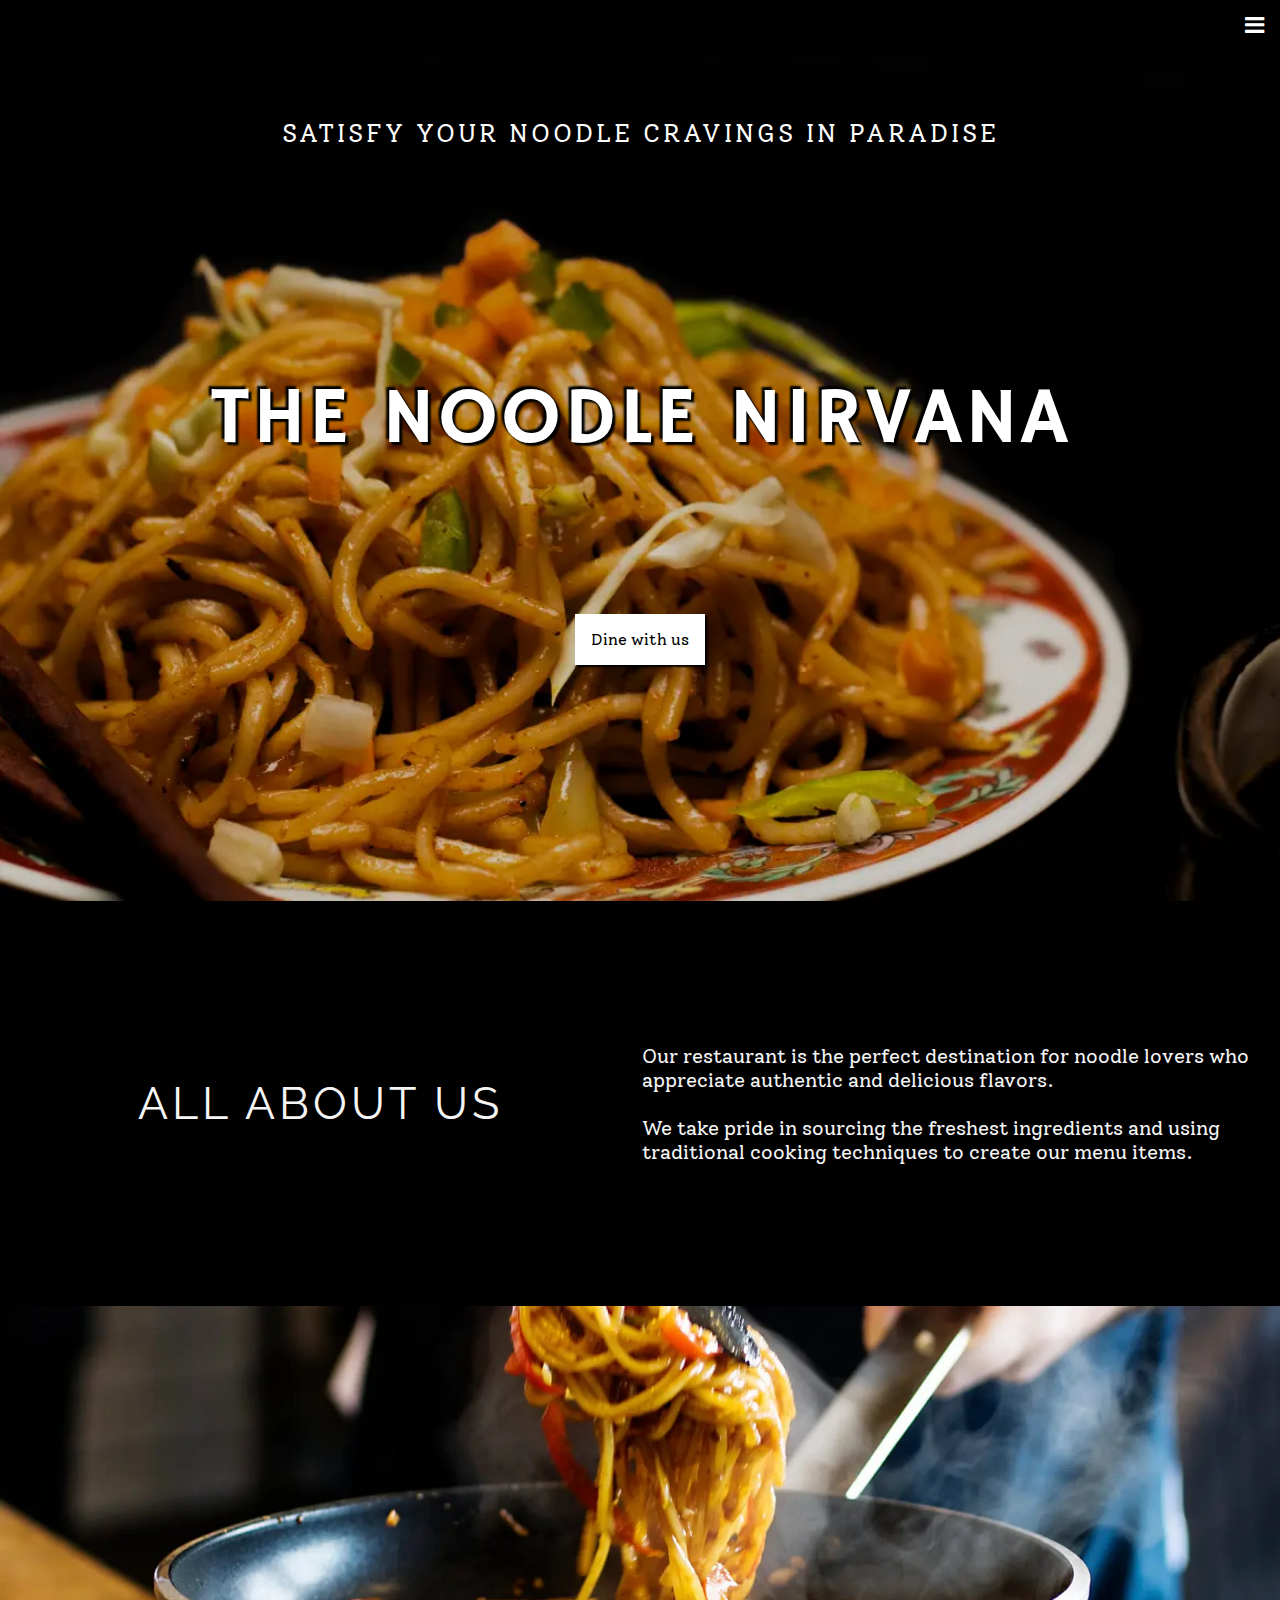
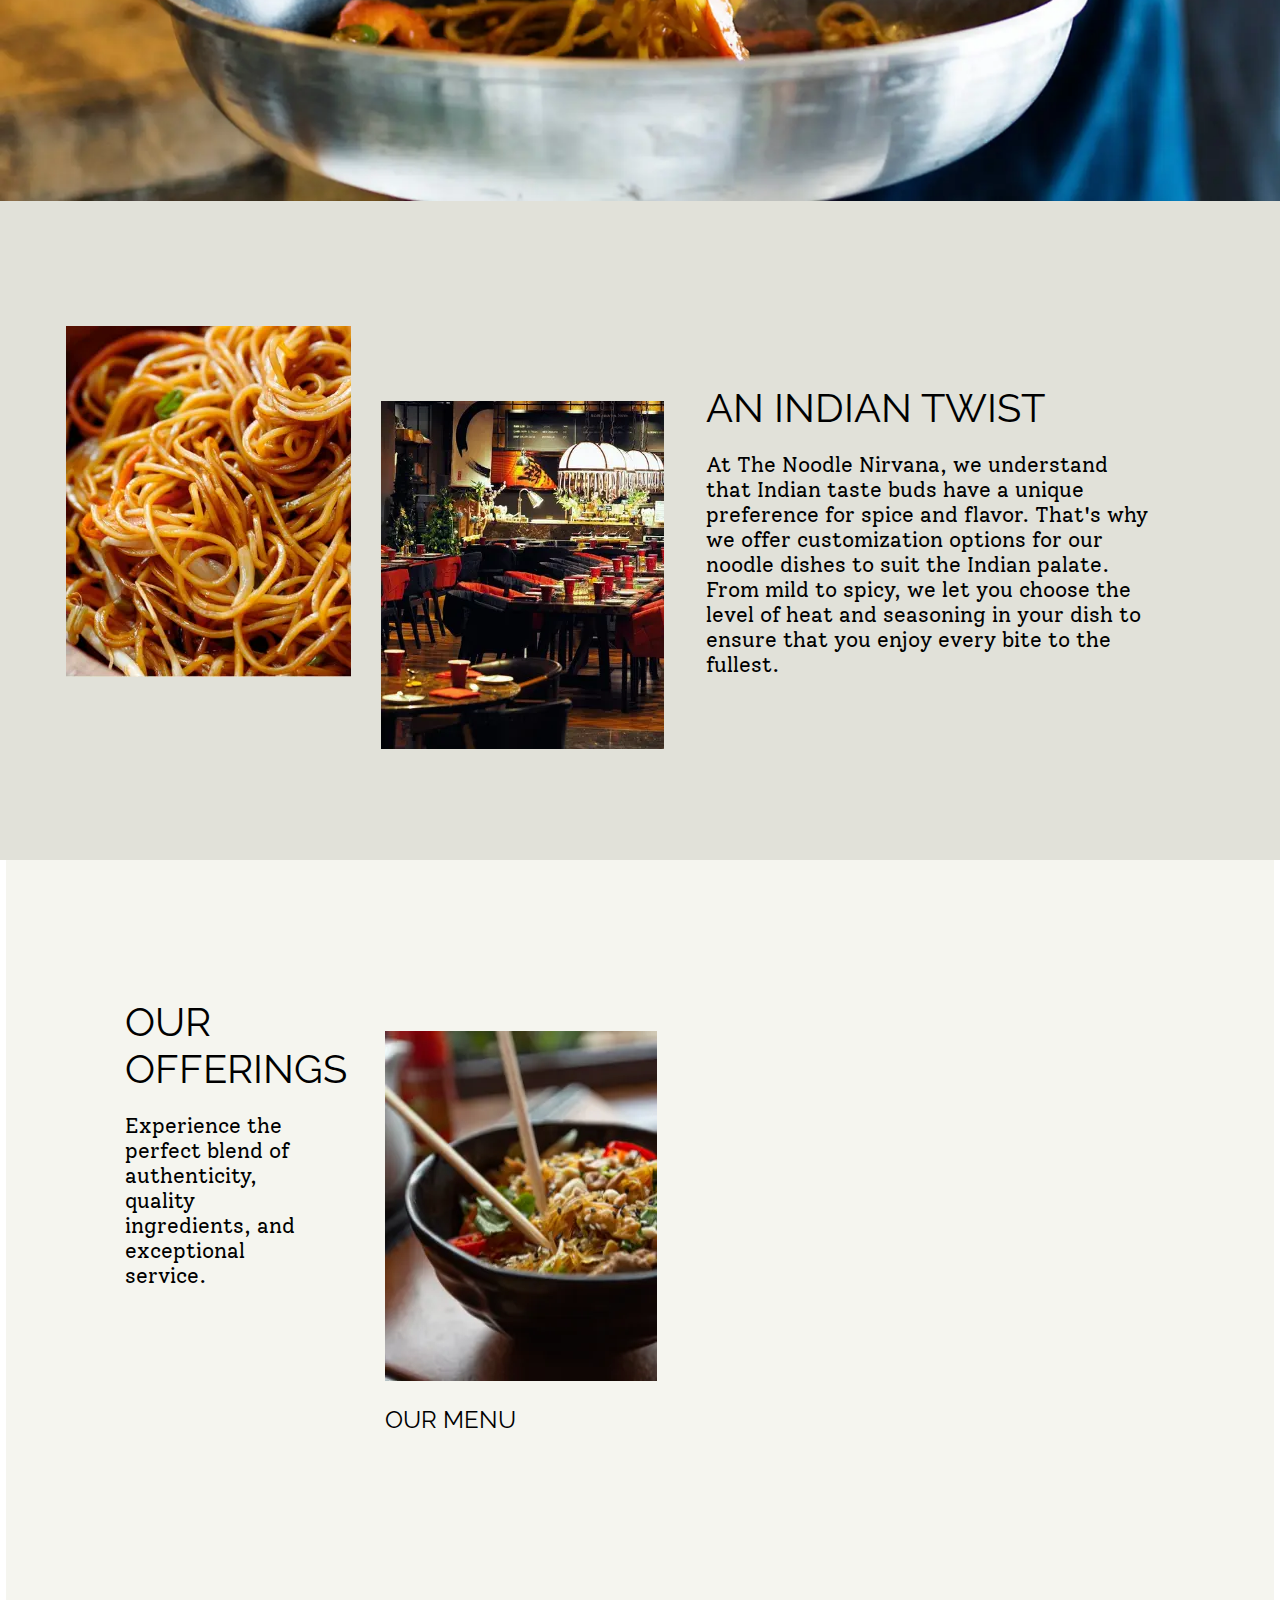
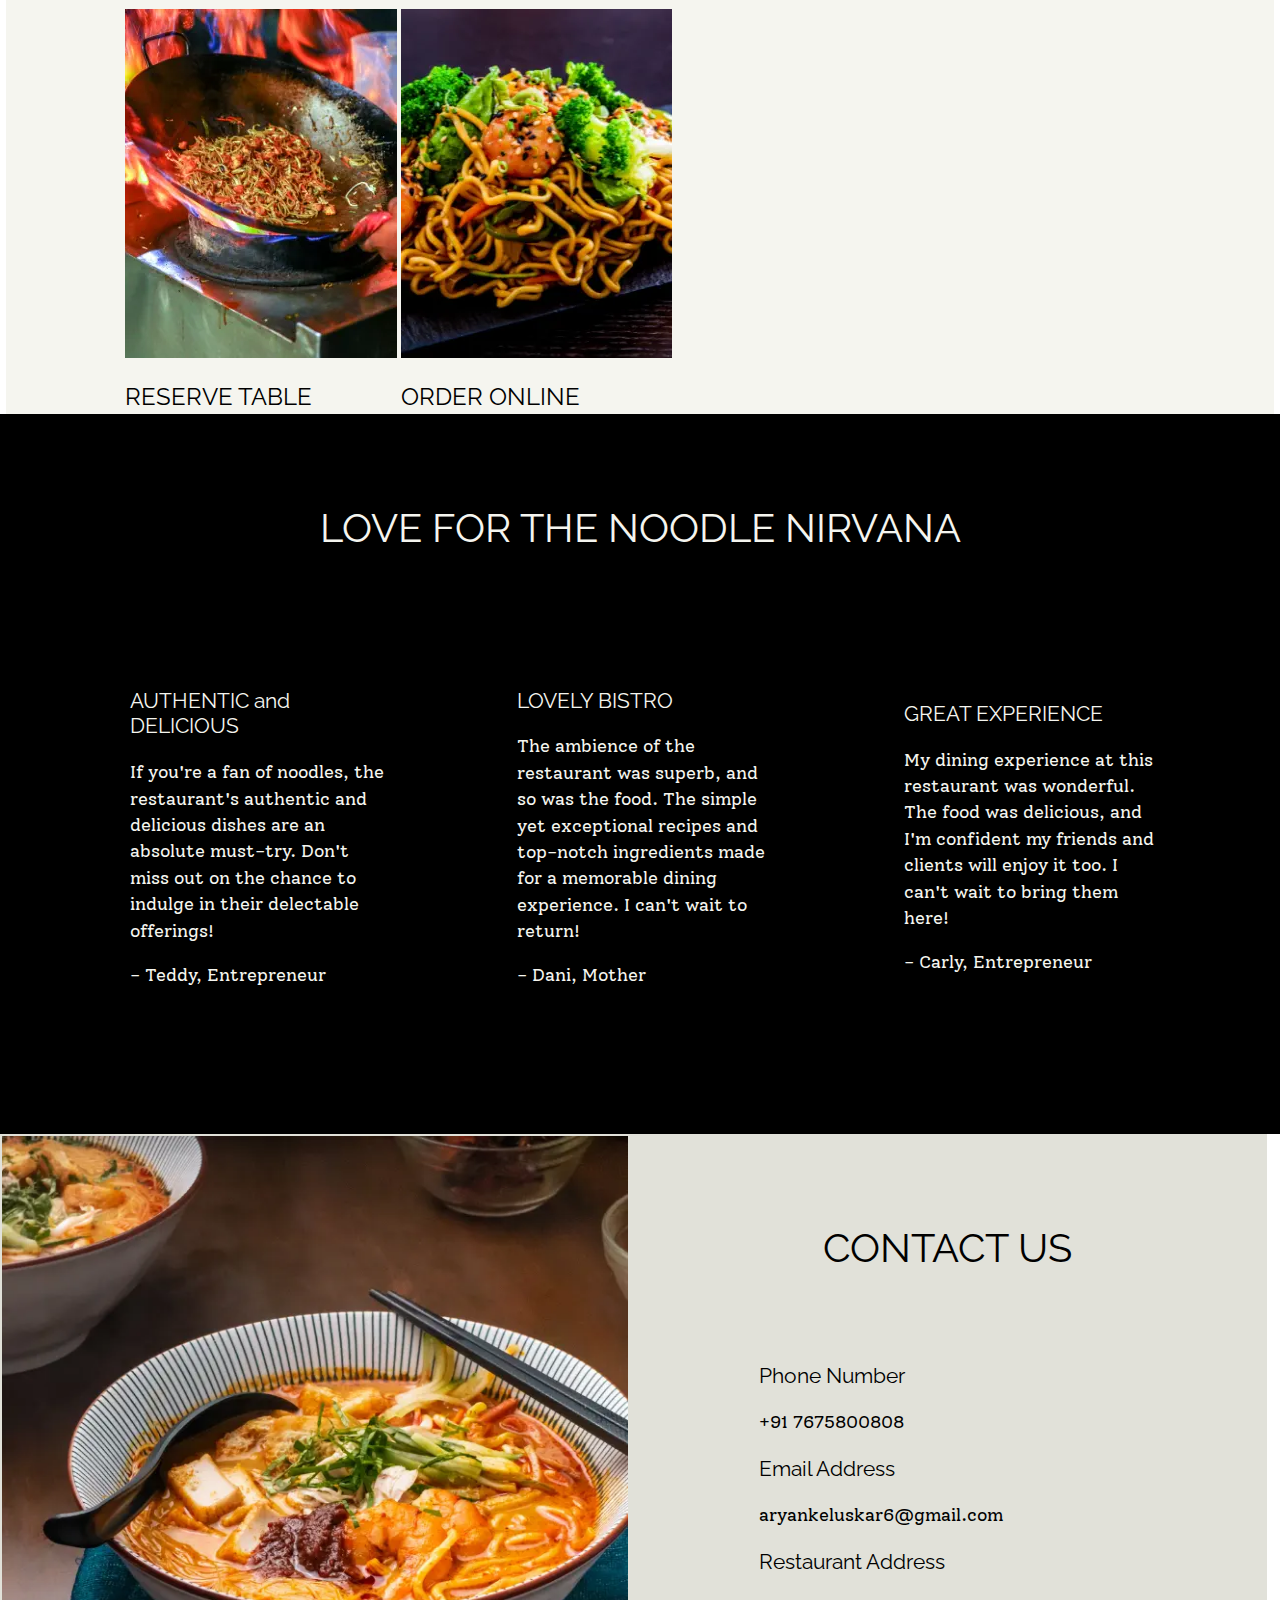
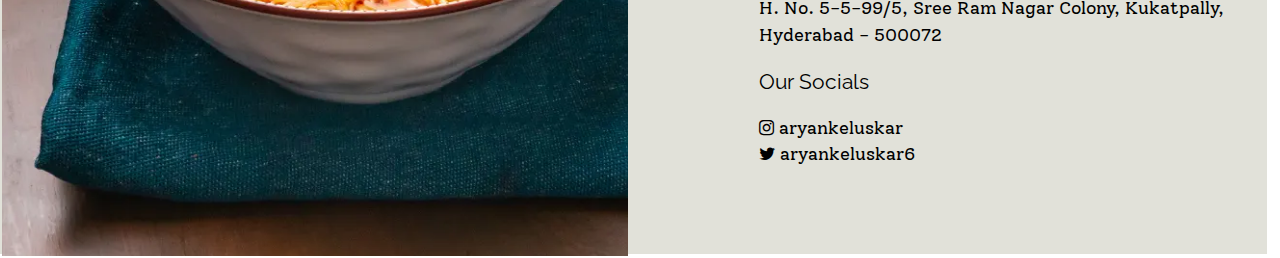
<file: index.html>
<html lang="en">

<head>
    <meta charset="UTF-8">
    <meta http-equiv="X-UA-Compatible" content="IE=edge">
    <meta name="viewport" content="width=device-width, initial-scale=1.0">
    <title>The Noodle Nirvana | Home</title>
    <link rel="manifest" href="manifest.json">
    <link rel="stylesheet" href="https://cdnjs.cloudflare.com/ajax/libs/font-awesome/4.7.0/css/font-awesome.min.css">
    <!-- <link rel="stylesheet" href="home.css"> -->
</head>

<body>
    <div class="topnav">
        <!-- using a empty character to set the height -->
        <a href="#home" class="active">‎ </a>
        <div id="myLinks">
            <a href="#second">About Us</a>
            <a href="#fourth">Your Options</a>
            <a href="#sixth">Contact Us</a>
        </div>
        <a href="javascript:void(0);" class="icon" onclick="myFunction()">
            <i class="fa fa-bars"></i>
        </a>
    </div>


    <div id="first">
        <p id="tagline">SATISFY YOUR NOODLE CRAVINGS IN PARADISE</p>
        <p id="name">THE NOODLE NIRVANA</p>
        <div id="dwu">
            <a id="dinWidUs" href="#fourth">Dine with us </a>
        </div>
    </div>


    <div id="second">
        <table id="tableTop">
            <tr>
                <td class="secondTd">
                    <p id="secondHeading">
                        ALL ABOUT US
                    </p>
                </td>
                <td class="secondTd">
                    <p id="secondDescr">
                        Our restaurant is the perfect destination for noodle lovers who appreciate authentic and
                        delicious
                        flavors. <br> <br>
                        We take pride in sourcing the freshest ingredients and using traditional cooking techniques to
                        create our menu items.
                    </p>
                </td>
            </tr>
        </table>
        <div id="secondLower">
        </div>
    </div>


    <div id="third">
        <table id="tableThird">
            <tr>
                <td id="leftThirdTd">
                    <img src="./thirdBG1.webp" class="thirdPhoto" id="p31" alt="" srcset="">
                    <img src="./thirdBG2.webp" class="thirdPhoto" id="p32" alt="" srcset="">
                </td>
                <td id="rightThirdTd">
                    <p id="thirdHeading">
                        AN INDIAN TWIST
                    </p>
                    <p id="thirdDescr">
                        At The Noodle Nirvana, we understand that Indian taste buds have a unique preference for spice
                        and flavor. That's why we offer customization options for our noodle dishes to suit the Indian
                        palate. From mild to spicy, we let you choose the level of heat and seasoning in your dish to
                        ensure that you enjoy every bite to the fullest.
                    </p>
                </td>
            </tr>
        </table>
    </div>


    <div id="fourthcontainer">
        <div id="fourth">
            <div id="fourth12">
                <table id="t412">
                    <tr>
                        <td class="fourthTd">
                            <p id="p41head">
                                OUR <br> OFFERINGS
                            </p>
                            <p id="p41body">
                                Experience the perfect blend of authenticity, quality ingredients, and exceptional
                                service.
                            </p>
                        </td>
                        <td class="fourthTd" id="td42">
                            <a href="./menu.html">
                                <img class="img4" src="./bg42.webp" alt="" srcset="">
                                <p id="p42">
                                    OUR MENU
                                </p>
                            </a>
                        </td>
                    </tr>
                </table>
            </div>
            <div id="fourth34">
                <div id="fourth34">
                    <table id="t434">
                        <tr>
                            <td class="fourthTd">
                                <a href="">
                                    <img class="img4" src="./bg43.webp" alt="" srcset="">
                                    <p id="p43">
                                        RESERVE TABLE
                                    </p>
                                </a>
                            </td>
                            <td class="fourthTd">
                                <a href="">
                                    <img class="img4" src="./bg44.webp" alt="" srcset="">
                                    <p id="p44">
                                        ORDER ONLINE
                                    </p>
                                </a>
                            </td>
                        </tr>
                    </table>
                </div>
            </div>
        </div>
    </div>


    <div id="fifth">
        <p id="p5head">
            LOVE FOR THE NOODLE NIRVANA
        </p>
        <div id="reviewContainer">
            <table>
                <tr>
                    <td class="review" id="d51">
                        <!-- <i class="fa fa-quote-left" aria-hidden="true"></i> -->
                        <p class="reviewTitle">AUTHENTIC and DELICIOUS</p>
                        <p class="reviewBody">If you're a fan of noodles, the restaurant's authentic and delicious
                            dishes are an absolute must-try. Don't miss out on the chance to indulge in their delectable
                            offerings!</p>
                        <p class="reviewWriter">- Teddy, Entrepreneur</p>
                        </p>
                    </td>
                    <td class="review" id="d52">
                        <!-- <i class="fa fa-quote-left" aria-hidden="true"></i> -->
                        <p class="reviewTitle">LOVELY BISTRO</p>
                        <p class="reviewBody">The ambience of the restaurant was superb, and so was the food. The simple
                            yet exceptional recipes and top-notch ingredients made for a memorable dining experience. I
                            can't wait to return!</p>
                        <p class="reviewWriter">- Dani, Mother</p>
                        </p>
                    </td>
                    <td class="review" id="d53">
                        <!-- <i class="fa fa-quote-left" aria-hidden="true"></i> -->
                        <p class="reviewTitle">GREAT EXPERIENCE</p>
                        <p class="reviewBody">My dining experience at this restaurant was wonderful. The food was
                            delicious, and I'm confident my friends and clients will enjoy it too. I can't wait to bring
                            them here!</p>
                        <p class="reviewWriter">- Carly, Entrepreneur</p>
                        </p>
                    </td>
                </tr>
            </table>
        </div>
    </div>


    <div id="sixth">
        <table id="tableSixth">
            <tr>
                <td id="leftSixthTd">

                </td>
                <td id="rightSixthTd">
                    <p id="SixthHeading">
                        CONTACT US
                    </p>
                    <div id="contactInfo">
                        <p id="phoneTitle">
                            Phone Number
                        </p>
                        <p id="phoneBody">
                            <a href="tel:+917675800808">
                                +91 7675800808
                            </a>
                        </p>
                        <p id="emailTitle">
                            Email Address
                        </p>
                        <p id="emailBody">
                            <a id="emailAdd" href="mailto:aryankeluskar6@gmail.com">aryankeluskar6@gmail.com</a>
                        </p>
                        <p id="addTitle">
                            Restaurant Address
                        </p>
                        <p id="addBody">
                            H. No. 5-5-99/5, Sree Ram Nagar Colony, Kukatpally, Hyderabad - 500072
                        </p>
                        <p id="socialTitle">
                            Our Socials
                        </p>
                        <p id="socialBody">
                            <a href="https://www.instagram.com/aryankeluskar/">
                                <i class="fa fa-instagram" aria-hidden="true"></i>
                                aryankeluskar
                            </a>
                            <br>
                            <a href="https://twitter.com/aryankeluskar6">
                                <i class="fa fa-twitter" aria-hidden="true"></i>
                                aryankeluskar6
                            </a>
                        </p>
                    </div>
                </td>
            </tr>
        </table>
    </div>
</body>
<script src="./home.js"></script>

</html>
</file>
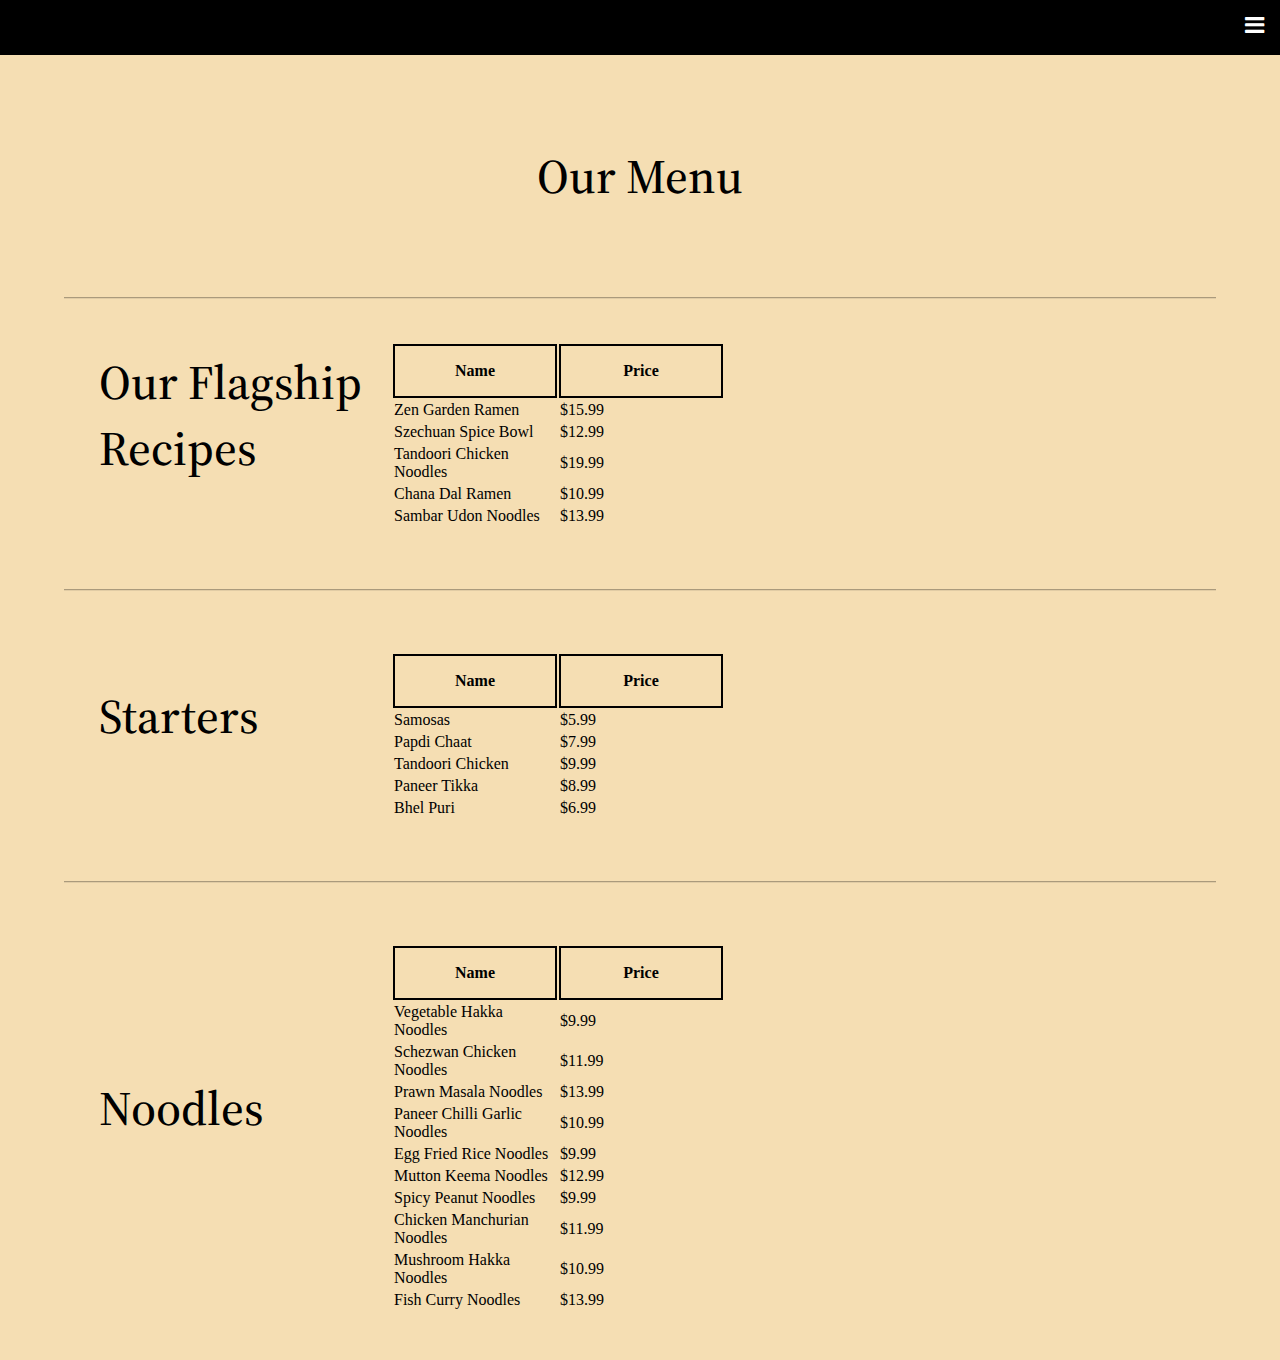
<file: menu (copy).html>
<html lang="en">

<head>
    <meta charset="UTF-8">
    <meta http-equiv="X-UA-Compatible" content="IE=edge">
    <link rel="stylesheet" href="https://cdnjs.cloudflare.com/ajax/libs/font-awesome/4.7.0/css/font-awesome.min.css">
    <link href="https://fonts.googleapis.com/css2?family=Source+Serif+Pro:ital@1&display=swap" rel="stylesheet">
    <link rel="stylesheet" href="menu.css">
    <meta name="viewport" content="width=device-width, initial-scale=1.0">
    <title>The Noodle Nirvana | Menu</title>
</head>

<body>
    <div class="topnav">
        <!-- using a empty character to set the height -->
        <a href="#home" class="active">‎ </a>
        <div id="myLinks">
            <a href="./index.html">Visit Home</a>
            <a href="./index.html#second">About Us</a>
            <a href="./index.html#fourth">Your Options</a>
            <a href="./index.html#sixth">Contact Us</a>
        </div>
        <a href="javascript:void(0);" class="icon" onclick="myFunction()">
            <i class="fa fa-bars"></i>
        </a>
    </div>


    <div id="heading">
        <h2 id="top" style="font-size: 3em;">Our Menu</h2>
    </div>


    <hr>

    <table class="outerContainer">
        <tr>
            <td class="itemType">
                <h2 id="left" style="font-size: 3em;">Our Flagship <br> Recipes</h2>
            </td>
            <td>
                <table>
                    <tr>
                        <th class="items">
                            Name
                        </th>
                        <th class="items">Price</th>
                    </tr>
                    <tr>
                        <td class="itemName">
                            Zen Garden Ramen 
                        </td>
                        <td class="itemPrice">
                            $15.99
                        </td>
                    </tr>
                    <tr>
                        <td class="itemName">
                            Szechuan Spice Bowl
                        </td>
                        <td class="itemPrice">
                            $12.99
                        </td>
                    </tr>
                    <tr>
                        <td class="itemName">
                            Tandoori Chicken Noodles
                        </td>
                        <td class="itemPrice">
                            $19.99
                        </td>
                    </tr>
                    <tr>
                        <td class="itemName">
                            Chana Dal Ramen 
                        </td>
                        <td class="itemPrice">
                            $10.99
                        </td>
                    </tr>
                    <tr>
                        <td class="itemName">
                            Sambar Udon Noodles 
                        </td>
                        <td class="itemPrice">
                            $13.99
                        </td>
                    </tr>
                </table>
            </td>
        </tr>
    </table>
    <br>
    <hr>
    <br>

    <table class="outerContainer" >
        <tr>
            <td class="itemType">
                <h2 id="left" style="font-size: 3em;">Starters</h2>
            </td>
            <td>
                <table>
                    <tr>
                        <th class="items">
                            Name
                        </th>
                        <th class="items">Price</th>
                    </tr>
                    <tr>
                        <td class="itemName">
                            Samosas
                        </td>
                        <td class="itemPrice">
                            $5.99
                        </td>
                    </tr>
                    <tr>
                        <td class="itemName">
                            Papdi Chaat
                        </td>
                        <td class="itemPrice">
                            $7.99
                        </td>
                    </tr>
                    <tr>
                        <td class="itemName">
                            Tandoori Chicken
                        </td>
                        <td class="itemPrice">
                            $9.99
                        </td>
                    </tr>
                    <tr>
                        <td class="itemName">
                            Paneer Tikka
                        </td>
                        <td class="itemPrice">
                            $8.99
                        </td>
                    </tr>
                    <tr>
                        <td class="itemName">
                            Bhel Puri
                        </td>
                        <td class="itemPrice">
                            $6.99
                        </td>
                    </tr>
                </table>
            </td>
        </tr>
    </table>
    <br>
    <hr>
    <br>
    <table class="outerContainer">
        <tr>
            <td class="itemType">
                <h2 id="left" style="font-size: 3em;">Noodles</h2>
            </td>
            <td>
                <table>
                    <tr>
                        <th class="items">
                            Name
                        </th>
                        <th class="items">Price</th>
                    </tr>
                    <tr>
                        <td class="itemName">
                            Vegetable Hakka Noodles
                        </td>
                        <td class="itemPrice">
                            $9.99
                        </td>
                    </tr>
                    <tr>
                        <td class="itemName">
                            Schezwan Chicken Noodles
                        </td>
                        <td class="itemPrice">
                            $11.99
                        </td>
                    </tr>
                    <tr>
                        <td class="itemName">
                            Prawn Masala Noodles
                        </td>
                        <td class="itemPrice">
                            $13.99
                        </td>
                    </tr>
                    <tr>
                        <td class="itemName">
                            Paneer Chilli Garlic Noodles
                        </td>
                        <td class="itemPrice">
                            $10.99
                        </td>
                    </tr>
                    <tr>
                        <td class="itemName">
                            Egg Fried Rice Noodles
                        </td>
                        <td class="itemPrice">
                            $9.99
                        </td>
                    </tr>
                    <tr>
                        <td class="itemName">
                            Mutton Keema Noodles
                        </td>
                        <td class="itemPrice">
                            $12.99
                        </td>
                    </tr>
                    <tr>
                        <td class="itemName">
                            Spicy Peanut Noodles
                        </td>
                        <td class="itemPrice">
                            $9.99
                        </td>
                    </tr>
                    <tr>
                        <td class="itemName">
                            Chicken Manchurian Noodles
                        </td>
                        <td class="itemPrice">
                            $11.99
                        </td>
                    </tr>
                    <tr>
                        <td class="itemName">
                            Mushroom Hakka Noodles
                        </td>
                        <td class="itemPrice">
                            $10.99
                        </td>
                    </tr>
                    <tr>
                        <td class="itemName">
                            Fish Curry Noodles
                        </td>
                        <td class="itemPrice">
                            $13.99
                        </td>
                    </tr>
                </table>
            </td>
        </tr>
    </table>
    <div id="foot">
        
    </div>
</body>
<script src="./home.js"></script>
</html>
</file>
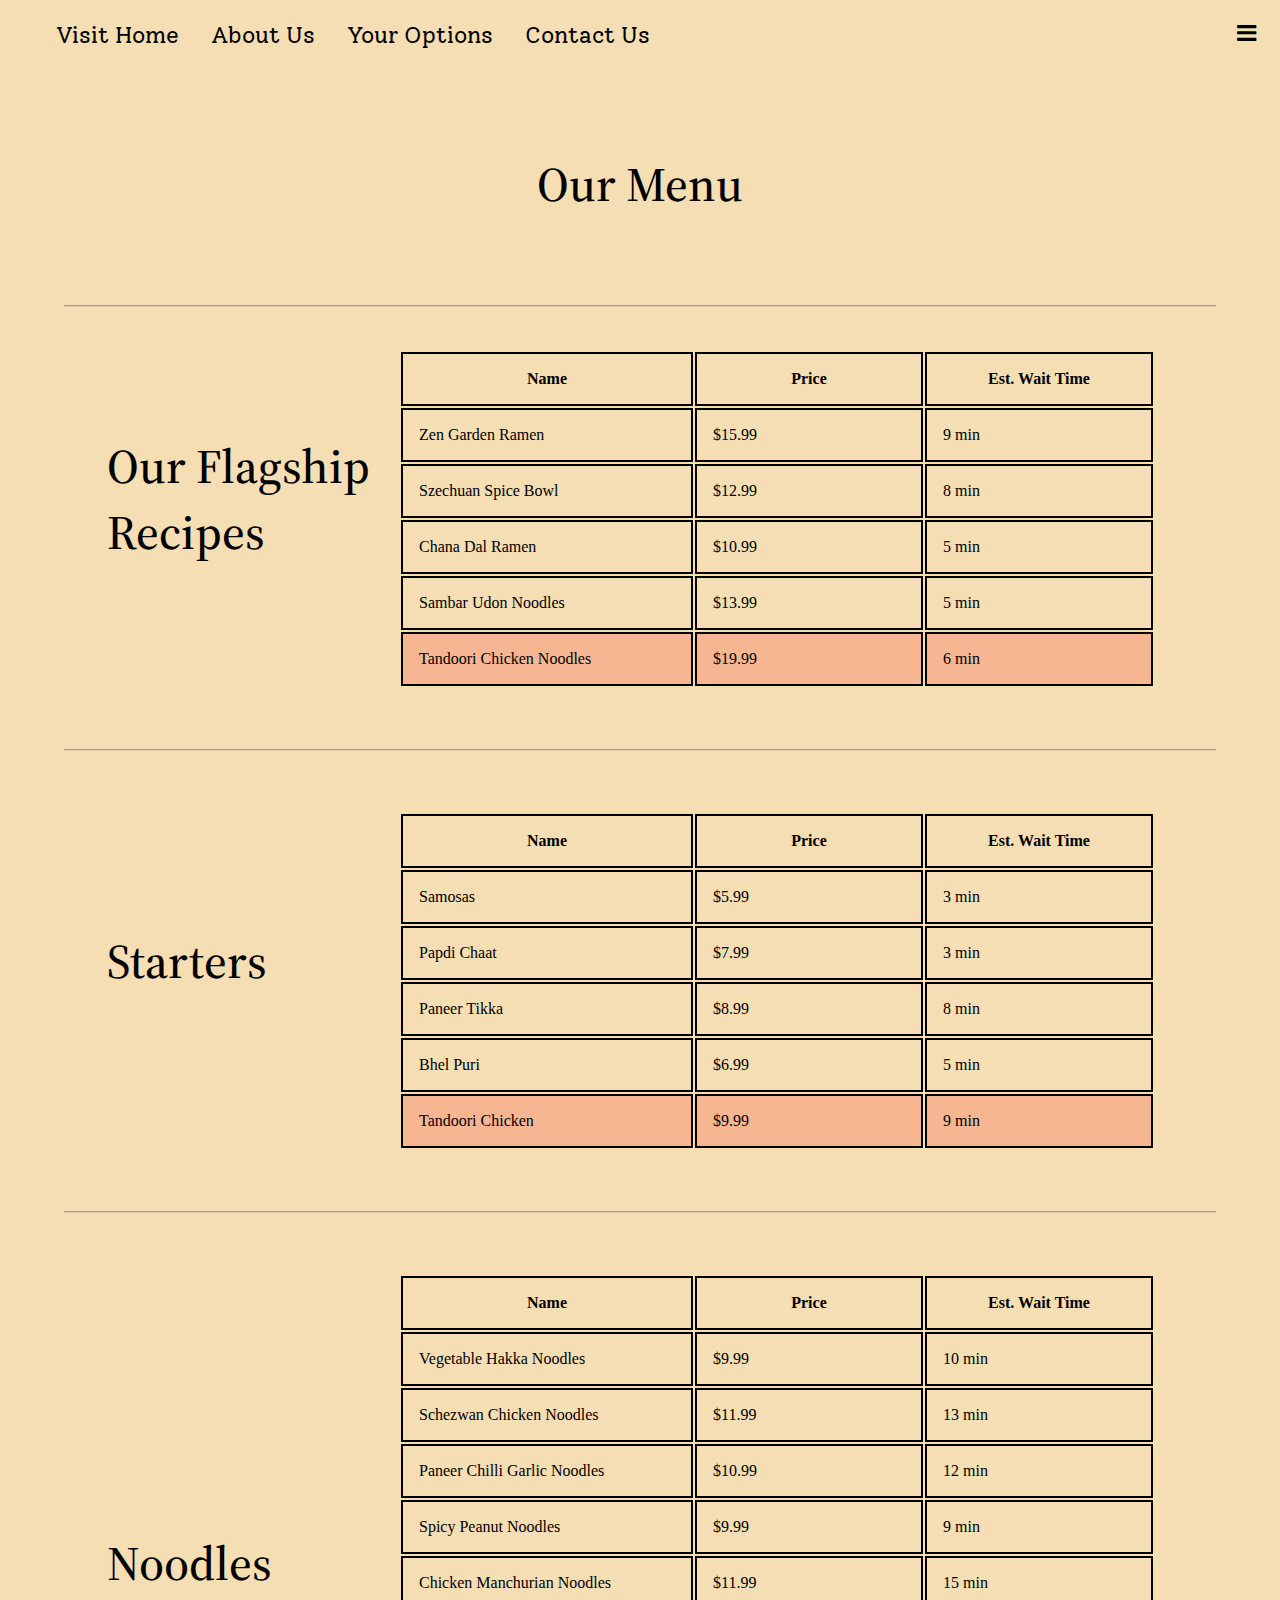
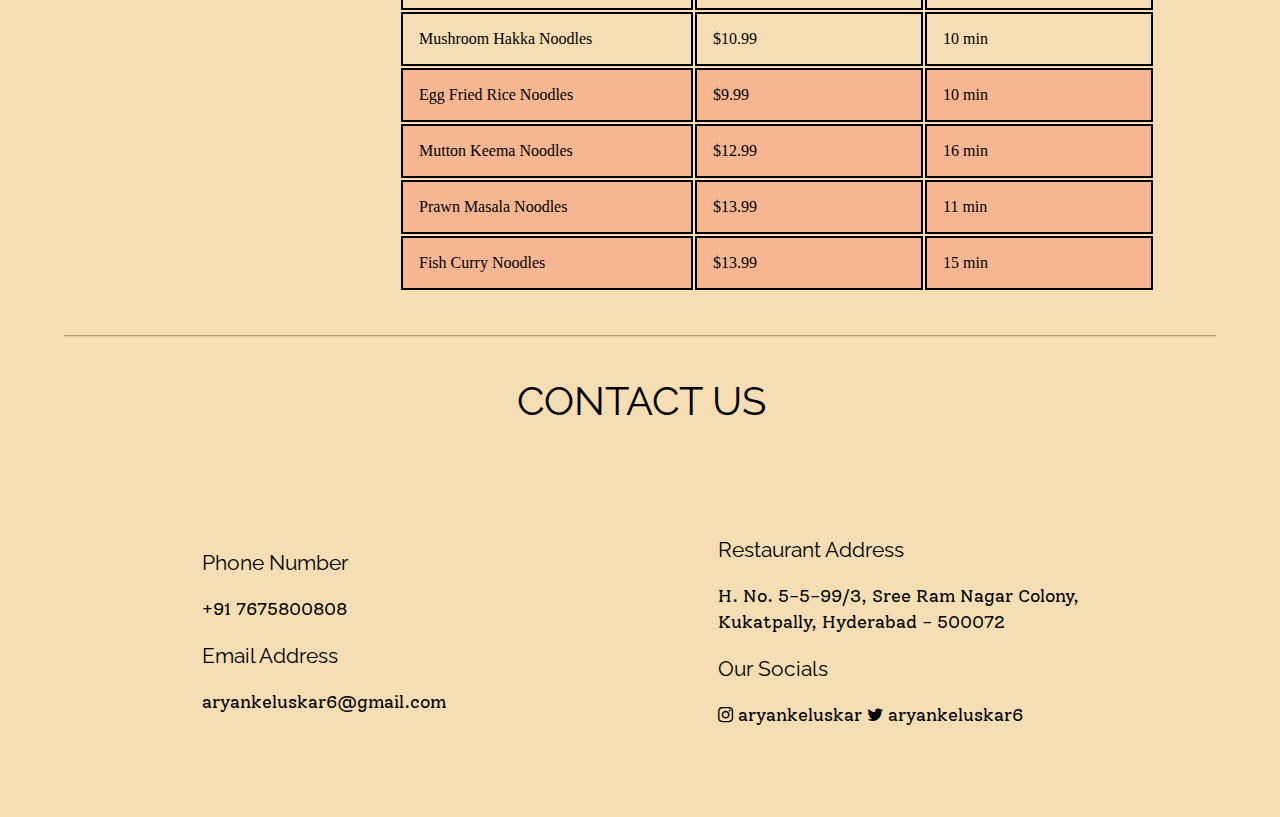
<file: menu.html>
<html lang="en">
<!-- By Aryan Keluskar -->

<head>
    <meta charset="UTF-8">
    <meta http-equiv="X-UA-Compatible" content="IE=edge">
    <meta name="viewport" content="width=device-width, initial-scale=1">
    <link rel="stylesheet" href="https://cdnjs.cloudflare.com/ajax/libs/font-awesome/4.7.0/css/font-awesome.min.css">
    <link href="https://fonts.googleapis.com/css2?family=Source+Serif+Pro:ital@1&display=swap" rel="stylesheet">
    <link rel="stylesheet" href="menuL.css">
    <meta name="viewport" content="width=device-width, initial-scale=1.0">
    <title>The Noodle Nirvana | Menu</title>
</head>

<body>
    <div class="topnav">
        <!-- using an empty character to set the height -->
        <a href="#home" class="active">‎ </a>
        <div id="myLinks">
            <a href="./index.html">Visit Home</a>
            <a href="./index.html#second">About Us</a>
            <a href="./index.html#fourth">Your Options</a>
            <a href="./index.html#sixth">Contact Us</a>
        </div>
        <a href="javascript:void(0);" class="icon" onclick="myFunction()">
            <i class="fa fa-bars"></i>
        </a>
    </div>


    <div id="heading">
        <h2 id="top" style="font-size: 3em;">Our Menu</h2>
    </div>


    <hr>

    <table class="outerContainer">
        <tr>
            <td class="itemType">
                <h2 id="left" style="font-size: 3em;">Our Flagship <br> Recipes</h2>
            </td>
            <td>
                <table class="innerContainer">
                    <tr>
                        <th class="items">
                            Name
                        </th>
                        <th class="items">Price</th>
                        <th class="items">Est. Wait Time</th>
                    </tr>
                    <tr>
                        <td class="itemName">
                            Zen Garden Ramen
                        </td>
                        <td class="itemPrice">
                            $15.99
                        </td>
                        <td class="itemWait"> 9 min </td>
                    </tr>
                    <tr>
                        <td class="itemName">
                            Szechuan Spice Bowl
                        </td>
                        <td class="itemPrice">
                            $12.99
                        </td>
                        <td class="itemWait"> 8 min </td>
                    </tr>
                    <tr>
                        <td class="itemName">
                            Chana Dal Ramen
                        </td>
                        <td class="itemPrice">
                            $10.99
                        </td>
                        <td class="itemWait"> 5 min </td>
                    </tr>
                    <tr>
                        <td class="itemName">
                            Sambar Udon Noodles
                        </td>
                        <td class="itemPrice">
                            $13.99
                        </td>
                        <td class="itemWait"> 5 min </td>
                    </tr>
                    <tr>
                        <td class="itemName NV">
                            Tandoori Chicken Noodles
                        </td>
                        <td class="itemPrice NV">
                            $19.99
                        </td>
                        <td class="itemWait NV"> 6 min </td>
                    </tr>
                </table>
            </td>
        </tr>
    </table>
    <br>
    <hr>
    <br>

    <table class="outerContainer">
        <tr>
            <td class="itemType">
                <h2 id="left" style="font-size: 3em;">Starters</h2>
            </td>
            <td>
                <table class="innerContainer">
                    <tr>
                        <th class="items">
                            Name
                        </th>
                        <th class="items">Price</th>

                        <th class="items">Est. Wait Time</th>
                    </tr>
                    <tr>
                        <td class="itemName">
                            Samosas
                        </td>
                        <td class="itemPrice">
                            $5.99
                        </td>
                        <td class="itemWait"> 3 min </td>
                    </tr>
                    <tr>
                        <td class="itemName">
                            Papdi Chaat
                        </td>
                        <td class="itemPrice">
                            $7.99
                        </td>
                        <td class="itemWait"> 3 min </td>
                    </tr>
                    <tr>
                        <td class="itemName">
                            Paneer Tikka
                        </td>
                        <td class="itemPrice">
                            $8.99
                        </td>
                        <td class="itemWait"> 8 min </td>
                    </tr>
                    <tr>
                        <td class="itemName">
                            Bhel Puri
                        </td>
                        <td class="itemPrice">
                            $6.99
                        </td>
                        <td class="itemWait"> 5 min </td>
                    </tr>
                    <tr>
                        <td class="itemName NV">
                            Tandoori Chicken
                        </td>
                        <td class="itemPrice NV">
                            $9.99
                        </td>
                        <td class="itemWait NV"> 9 min </td>
                    </tr>
                </table>
            </td>
        </tr>
    </table>
    <br>
    <hr>
    <br>
    <table class="outerContainer">
        <tr>
            <td class="itemType">
                <h2 id="left" style="font-size: 3em;">Noodles</h2>
            </td>
            <td>
                <table class="innerContainer">
                    <tr>
                        <th class="items">
                            Name
                        </th>
                        <th class="items">Price</th>

                        <th class="items">Est. Wait Time</th>
                    </tr>
                    <tr>
                        <td class="itemName">
                            Vegetable Hakka Noodles
                        </td>
                        <td class="itemPrice">
                            $9.99
                        </td>
                        <td class="itemWait"> 10 min </td>
                    </tr>
                    <tr>
                        <td class="itemName">
                            Schezwan Chicken Noodles
                        </td>
                        <td class="itemPrice">
                            $11.99
                        </td>
                        <td class="itemWait"> 13 min </td>
                    </tr>

                    <tr>
                        <td class="itemName">
                            Paneer Chilli Garlic Noodles
                        </td>
                        <td class="itemPrice">
                            $10.99
                        </td>
                        <td class="itemWait"> 12 min </td>
                    </tr>

                    <tr>
                        <td class="itemName">
                            Spicy Peanut Noodles
                        </td>
                        <td class="itemPrice">
                            $9.99
                        </td>
                        <td class="itemWait"> 9 min </td>
                    </tr>
                    <tr>
                        <td class="itemName">
                            Chicken Manchurian Noodles
                        </td>
                        <td class="itemPrice">
                            $11.99
                        </td>
                        <td class="itemWait"> 15 min </td>
                    </tr>
                    <tr>
                        <td class="itemName">
                            Mushroom Hakka Noodles
                        </td>
                        <td class="itemPrice">
                            $10.99
                        </td>
                        <td class="itemWait"> 10 min </td>
                    </tr>
                    <tr>
                        <td class="itemName NV">
                            Egg Fried Rice Noodles
                        </td>
                        <td class="itemPrice NV">
                            $9.99
                        </td>
                        <td class="itemWait NV"> 10 min </td>
                    </tr>
                    <tr>
                        <td class="itemName NV">
                            Mutton Keema Noodles
                        </td>
                        <td class="itemPrice NV">
                            $12.99
                        </td>
                        <td class="itemWait NV"> 16 min </td>
                    </tr>
                    <tr>
                        <td class="itemName NV">
                            Prawn Masala Noodles
                        </td>
                        <td class="itemPrice NV">
                            $13.99
                        </td>
                        <td class="itemWait NV"> 11 min </td>
                    </tr>
                    <tr>
                        <td class="itemName NV">
                            Fish Curry Noodles
                        </td>
                        <td class="itemPrice NV">
                            $13.99
                        </td>
                        <td class="itemWait NV"> 15 min </td>
                    </tr>
                </table>
            </td>
        </tr>
    </table>
    <hr>
    <div id="foot">
        <p id="SixthHeading">
            CONTACT US
        </p>
        <table id="tableSixth">
            <tr>
                <td id="leftSixthTd">
                    <p id="phoneTitle">
                        Phone Number
                    </p>
                    <p id="phoneBody">
                        <a href="tel:+917675800808">
                            +91 7675800808
                        </a>
                    </p>
                    <p id="emailTitle">
                        Email Address
                    </p>
                    <p id="emailBody">
                        <a id="emailAdd" href="mailto:aryankeluskar6@gmail.com">aryankeluskar6@gmail.com</a>
                    </p>
                </td>
                <td id="rightSixthTd">
                    <p id="addTitle">
                        Restaurant Address
                    </p>
                    <p id="addBody">
                        H. No. 5-5-99/3, Sree Ram Nagar Colony, <br> Kukatpally, Hyderabad - 500072
                    </p>
                    <p id="socialTitle">
                        Our Socials
                    </p>
                    <p id="socialBody">
                        <a href="https://www.instagram.com/aryankeluskar/">
                            <i class="fa fa-instagram" aria-hidden="true"></i>
                            aryankeluskar
                        </a>
                        <a href="https://twitter.com/aryankeluskar6">
                            <i class="fa fa-twitter" aria-hidden="true"></i>
                            aryankeluskar6
                        </a>
                    </p>
    </div>
    </td>
    </tr>
    </table>
    </div>
</body>
<!-- <script src="./home.js"></script> -->
<script src="./menu.js"></script>

</html>
</file>
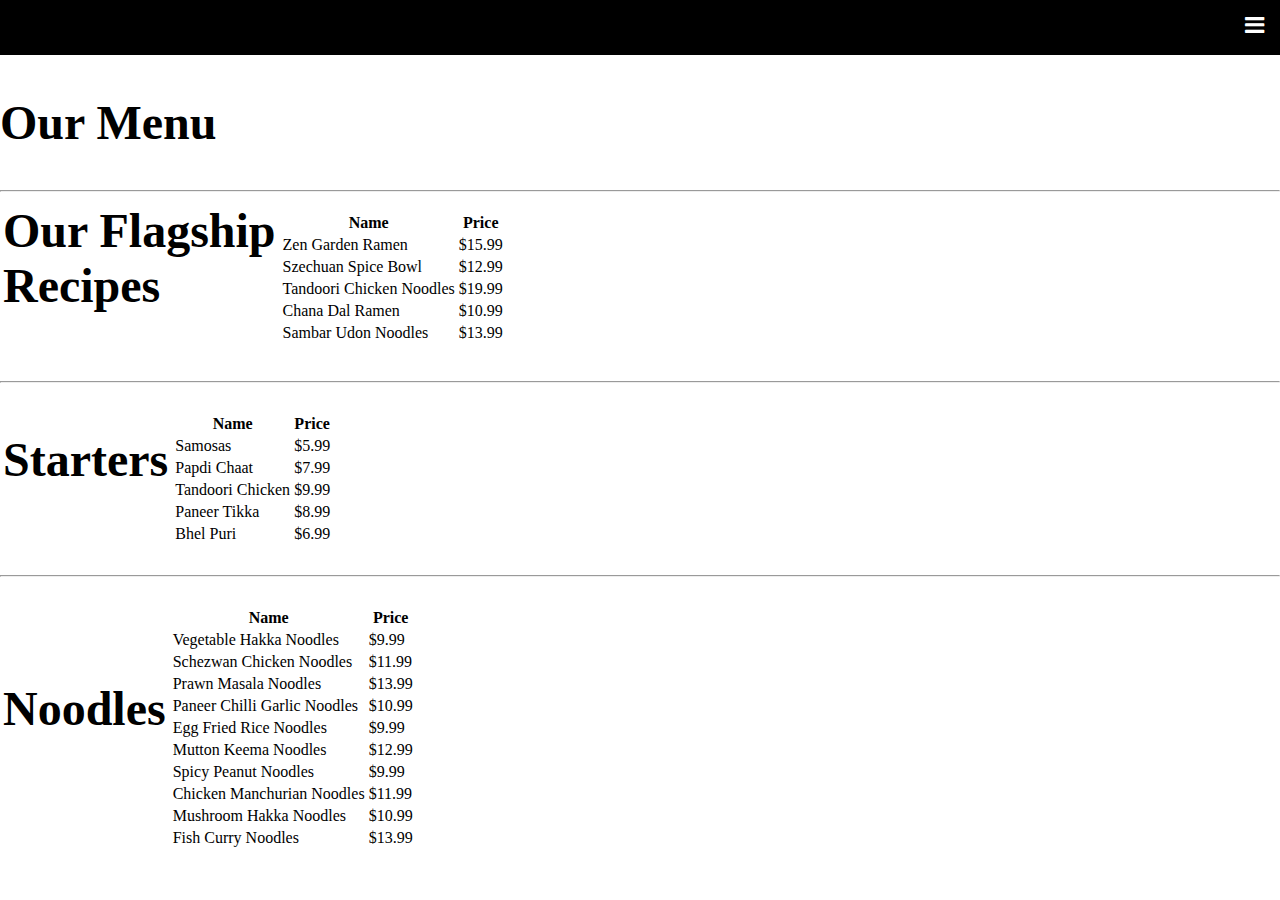
<file: menuMobile.html>
<html lang="en">

<head>
    <meta charset="UTF-8">
    <meta http-equiv="X-UA-Compatible" content="IE=edge">
    <meta name="viewport" content="width=device-width, initial-scale=1">
    <link rel="stylesheet" href="https://cdnjs.cloudflare.com/ajax/libs/font-awesome/4.7.0/css/font-awesome.min.css">
    <link href="https://fonts.googleapis.com/css2?family=Source+Serif+Pro:ital@1&display=swap" rel="stylesheet">
    <!-- <link rel="stylesheet" href="menu.css"> -->
    <meta name="viewport" content="width=device-width, initial-scale=1.0">
    <title>The Noodle Nirvana | Menu</title>
</head>

<body>
    <div class="topnav">
        <!-- using a empty character to set the height -->
        <a href="#home" class="active">‎ </a>
        <div id="myLinks">
            <a href="./index.html">Visit Home</a>
            <a href="./index.html#second">About Us</a>
            <a href="./index.html#fourth">Your Options</a>
            <a href="./index.html#sixth">Contact Us</a>
        </div>
        <a href="javascript:void(0);" class="icon" onclick="myFunction()">
            <i class="fa fa-bars"></i>
        </a>
    </div>


    <div id="heading">
        <h2 id="top" style="font-size: 3em;">Our Menu</h2>
    </div>


    <hr>

    <table class="outerContainer">
        <tr>
            <td class="itemType">
                <h2 id="left" style="font-size: 3em;">Our Flagship <br> Recipes</h2>
            </td>
            <td>
                <table class="innerContainer">
                    <tr>
                        <th class="items">
                            Name
                        </th>
                        <th class="items">Price</th>
                    </tr>
                    <tr>
                        <td class="itemName">
                            Zen Garden Ramen
                        </td>
                        <td class="itemPrice">
                            $15.99
                        </td>
                    </tr>
                    <tr>
                        <td class="itemName">
                            Szechuan Spice Bowl
                        </td>
                        <td class="itemPrice">
                            $12.99
                        </td>
                    </tr>
                    <tr>
                        <td class="itemName">
                            Tandoori Chicken Noodles
                        </td>
                        <td class="itemPrice">
                            $19.99
                        </td>
                    </tr>
                    <tr>
                        <td class="itemName">
                            Chana Dal Ramen
                        </td>
                        <td class="itemPrice">
                            $10.99
                        </td>
                    </tr>
                    <tr>
                        <td class="itemName">
                            Sambar Udon Noodles
                        </td>
                        <td class="itemPrice">
                            $13.99
                        </td>
                    </tr>
                </table>
            </td>
        </tr>
    </table>
    <br>
    <hr>
    <br>

    <table class="outerContainer">
        <tr>
            <td class="itemType">
                <h2 id="left" style="font-size: 3em;">Starters</h2>
            </td>
            <td>
                <table class="innerContainer">
                    <tr>
                        <th class="items">
                            Name
                        </th>
                        <th class="items">Price</th>
                    </tr>
                    <tr>
                        <td class="itemName">
                            Samosas
                        </td>
                        <td class="itemPrice">
                            $5.99
                        </td>
                    </tr>
                    <tr>
                        <td class="itemName">
                            Papdi Chaat
                        </td>
                        <td class="itemPrice">
                            $7.99
                        </td>
                    </tr>
                    <tr>
                        <td class="itemName">
                            Tandoori Chicken
                        </td>
                        <td class="itemPrice">
                            $9.99
                        </td>
                    </tr>
                    <tr>
                        <td class="itemName">
                            Paneer Tikka
                        </td>
                        <td class="itemPrice">
                            $8.99
                        </td>
                    </tr>
                    <tr>
                        <td class="itemName">
                            Bhel Puri
                        </td>
                        <td class="itemPrice">
                            $6.99
                        </td>
                    </tr>
                </table>
            </td>
        </tr>
    </table>
    <br>
    <hr>
    <br>
    <table class="outerContainer">
        <tr>
            <td class="itemType">
                <h2 id="left" style="font-size: 3em;">Noodles</h2>
            </td>
            <td>
                <table class="innerContainer">
                    <tr>
                        <th class="items">
                            Name
                        </th>
                        <th class="items">Price</th>
                    </tr>
                    <tr>
                        <td class="itemName">
                            Vegetable Hakka Noodles
                        </td>
                        <td class="itemPrice">
                            $9.99
                        </td>
                    </tr>
                    <tr>
                        <td class="itemName">
                            Schezwan Chicken Noodles
                        </td>
                        <td class="itemPrice">
                            $11.99
                        </td>
                    </tr>
                    <tr>
                        <td class="itemName">
                            Prawn Masala Noodles
                        </td>
                        <td class="itemPrice">
                            $13.99
                        </td>
                    </tr>
                    <tr>
                        <td class="itemName">
                            Paneer Chilli Garlic Noodles
                        </td>
                        <td class="itemPrice">
                            $10.99
                        </td>
                    </tr>
                    <tr>
                        <td class="itemName">
                            Egg Fried Rice Noodles
                        </td>
                        <td class="itemPrice">
                            $9.99
                        </td>
                    </tr>
                    <tr>
                        <td class="itemName">
                            Mutton Keema Noodles
                        </td>
                        <td class="itemPrice">
                            $12.99
                        </td>
                    </tr>
                    <tr>
                        <td class="itemName">
                            Spicy Peanut Noodles
                        </td>
                        <td class="itemPrice">
                            $9.99
                        </td>
                    </tr>
                    <tr>
                        <td class="itemName">
                            Chicken Manchurian Noodles
                        </td>
                        <td class="itemPrice">
                            $11.99
                        </td>
                    </tr>
                    <tr>
                        <td class="itemName">
                            Mushroom Hakka Noodles
                        </td>
                        <td class="itemPrice">
                            $10.99
                        </td>
                    </tr>
                    <tr>
                        <td class="itemName">
                            Fish Curry Noodles
                        </td>
                        <td class="itemPrice">
                            $13.99
                        </td>
                    </tr>
                </table>
            </td>
        </tr>
    </table>
    <div id="foot">

    </div>
</body>
<script src="./home.js"></script>

</html>
</file>
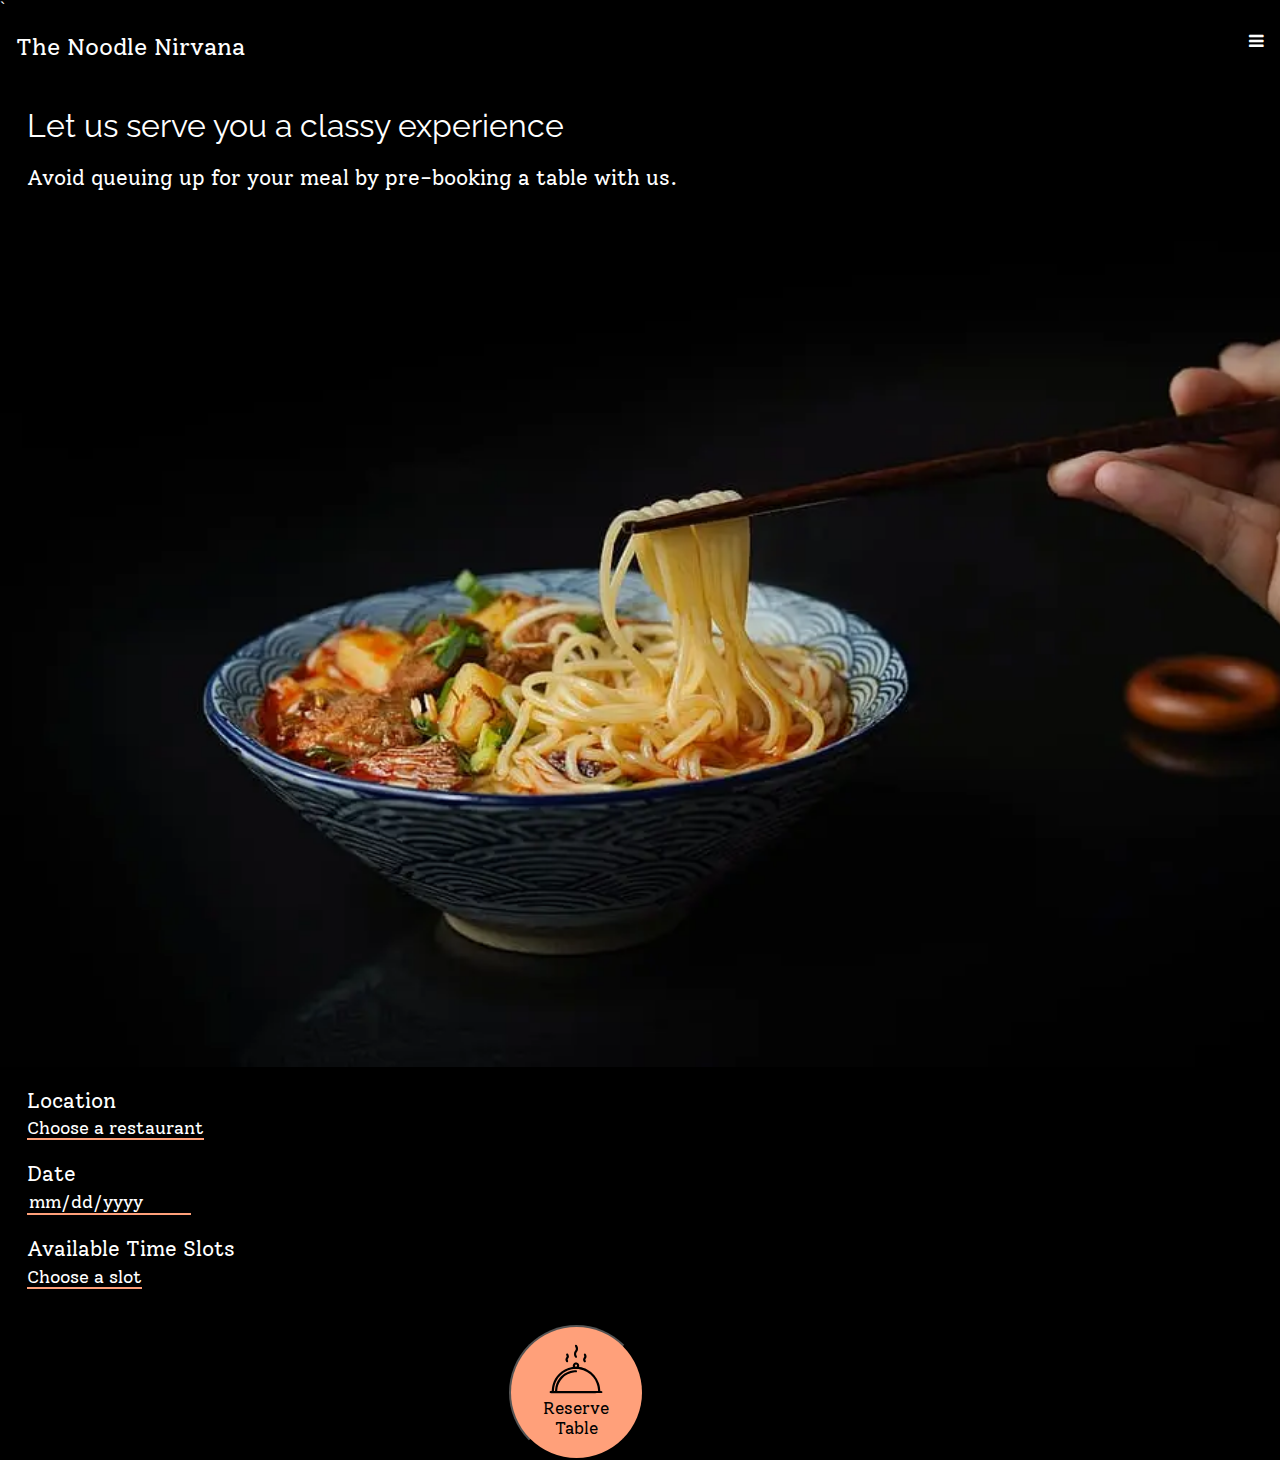
<file: reserveTable.html>
<html lang="en">

<head>
    <meta charset="UTF-8">
    <meta http-equiv="X-UA-Compatible" content="IE=edge">
    <meta name="viewport" content="width=device-width, initial-scale=1.0">
    <title>Reserve a Table | The Noodle Nirvana</title>
    <link rel="stylesheet" href="https://cdnjs.cloudflare.com/ajax/libs/font-awesome/4.7.0/css/font-awesome.min.css">
    <link rel="stylesheet" href="./reserveTable.css">
</head>
`
<body>
    <div class="topnav">
        <a href="./index.html" class="active" style="font-size: 1.5em;">The Noodle Nirvana</a>
        <div id="myLinks">
            <a href="./index.html">Home</a>
            <a href="#contact">Our Services</a>
            <a href="#about">About Us</a>
            <a href="#about">Contact Us</a>
        </div>
        <a href="javascript:void(0);" class="icon" onclick="myFunction()">
            <i id="hamburger" class="fa fa-bars"></i>
        </a>
    </div>
    <div id="upperText">
        <p id="boldUpperText">
            Let us serve you a classy experience
        </p>
        <p id="normalUpperText">
            Avoid queuing up for your meal by pre-booking a table with us.
        </p>
    </div>
    <img src="./reservation.webp" id="photoReservation" alt="">
    <div id="locationChooser">
        <p id="locTitle">
            Location
        </p>
        <select name="restaurant" id="restaurant">
            <option selected disabled hidden>Choose a restaurant</option>
            <option class="resOpt" value="Banjara Hills">Banjara Hills</option>
            <option class="resOpt" value="Jubilee Hills">Jubilee Hills</option>
            <option class="resOpt" value="HITEC City">HITEC City</option>
            <option class="resOpt" value="Begumpet">Begumpet</option>
            <option class="resOpt" value="Somajiguda">Somajiguda</option>
            <option class="resOpt" value="Secunderabad">Secunderabad</option>
        </select>
    </div>
    <div id="dateChooser">
        <p id="dateTitle">
            Date
        </p>
        <input type="date" name="" id="dateOpt">
    </div>
    <div id="timeChooser">
        <p id="timeTitle">
            Available Time Slots
        </p>
        <select name="timeChoice" id="timeChoice">
            <option selected disabled hidden>Choose a slot</option>
            <option class="timeOpt" value="9a">9:00AM</option>
            <option class="timeOpt" value="10a">10:00AM</option>
            <option class="timeOpt" value="11a">11:00AM</option>
            <option class="timeOpt" value="12p">12:00PM</option>
            <option class="timeOpt" value="1p">1:00PM</option>
            <option class="timeOpt" value="2p">2:00PM</option>
            <option class="timeOpt" value="3p">3:00PM</option>
            <option class="timeOpt" value="4p">4:00PM</option>
            <option class="timeOpt" value="5p">5:00PM</option>
            <option class="timeOpt" value="6p">6:00PM</option>
            <option class="timeOpt" value="7p">7:00PM</option>
            <option class="timeOpt" value="8p">8:00PM</option>
        </select>
    </div>
    <div id="finalButton">
        <button onclick="sendData();">
            <img id="table" src="./food-tray.svg" alt="">
            <div id="spacing"></div>
            <p id="buttonText">
                Reserve <br> Table
            </p>
        </button>
    </div>
</body>

<script>
    function sendData() {
        var resId = document.getElementById("restaurant").selectedIndex;
        console.log("Restaurant Selected: " + document.getElementsByClassName("resOpt")[resId - 1].value);
        var timeId = document.getElementById("timeChoice").selectedIndex;
        console.log("Date Selected: " + document.getElementById("dateOpt").value);
        console.log("Time Selected: " + document.getElementsByClassName("timeOpt")[timeId - 1].value);
        alert("Thank you for reserving a table with us!")
    }
    function myFunction() {
        var x = document.getElementById("myLinks");
        if (x.style.display === "block") {
            x.style.display = "none";
        } else {
            x.style.display = "block";
        }
    }
</script>

</html>
</file>
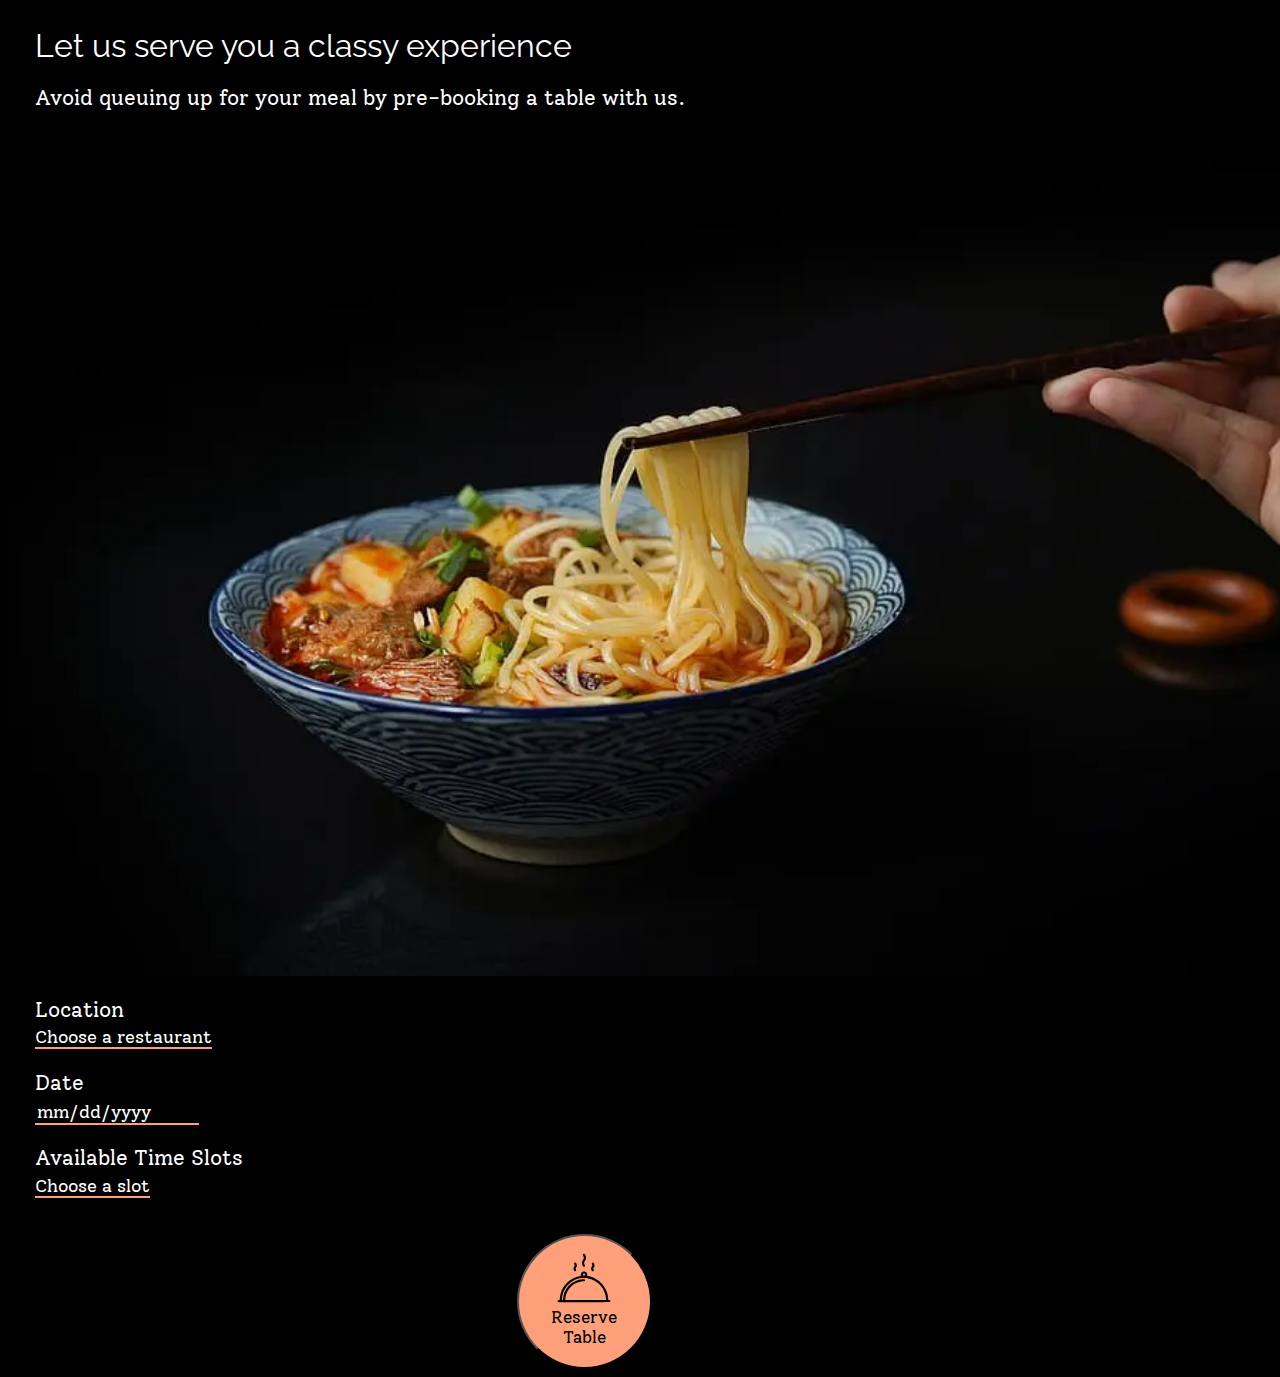
<file: reserveTableMobile.html>
<html lang="en">

<head>
    <meta charset="UTF-8">
    <meta http-equiv="X-UA-Compatible" content="IE=edge">
    <meta name="viewport" content="width=device-width, initial-scale=1.0">
    <title>Reserve a Table | The Noodle Nirvana</title>
    <link rel="stylesheet" href="https://cdnjs.cloudflare.com/ajax/libs/font-awesome/4.7.0/css/font-awesome.min.css">
    <link rel="stylesheet" href="./reserveTableMobile.css">
</head>

<body>
    <div id="upperText">
        <p id="boldUpperText">
            Let us serve you a classy experience
        </p>
        <p id="normalUpperText">
            Avoid queuing up for your meal by pre-booking a table with us.
        </p>
    </div>
    <img src="./reservation.webp" id="photoReservation" alt="">
    <div id="locationChooser">
        <p id="locTitle">
            Location
        </p>
        <select name="restaurant" id="restaurant">
            <option selected disabled hidden>Choose a restaurant</option>
            <option class="resOpt" value="Banjara Hills">Banjara Hills</option>
            <option class="resOpt" value="Jubilee Hills">Jubilee Hills</option>
            <option class="resOpt" value="HITEC City">HITEC City</option>
            <option class="resOpt" value="Begumpet">Begumpet</option>
            <option class="resOpt" value="Somajiguda">Somajiguda</option>
            <option class="resOpt" value="Secunderabad">Secunderabad</option>
        </select>
    </div>
    <div id="dateChooser">
        <p id="dateTitle">
            Date
        </p>
        <input type="date" name="" id="dateOpt">
    </div>
    <div id="timeChooser">
        <p id="timeTitle">
            Available Time Slots
        </p>
        <select name="timeChoice" id="timeChoice">
            <option selected disabled hidden>Choose a slot</option>
            <option class="timeOpt" value="9a">9:00AM</option>
            <option class="timeOpt" value="10a">10:00AM</option>
            <option class="timeOpt" value="11a">11:00AM</option>
            <option class="timeOpt" value="12p">12:00PM</option>
            <option class="timeOpt" value="1p">1:00PM</option>
            <option class="timeOpt" value="2p">2:00PM</option>
            <option class="timeOpt" value="3p">3:00PM</option>
            <option class="timeOpt" value="4p">4:00PM</option>
            <option class="timeOpt" value="5p">5:00PM</option>
            <option class="timeOpt" value="6p">6:00PM</option>
            <option class="timeOpt" value="7p">7:00PM</option>
            <option class="timeOpt" value="8p">8:00PM</option>
        </select>
    </div>
    <div id="finalButton">
        <button onclick="sendData();">
            <img id="table" src="./food-tray.svg" alt="">
            <div id="spacing"></div>
            <p id="buttonText">
                Reserve <br> Table
            </p>
        </button>
    </div>
</body>

<script>
    function sendData() {
        var resId = document.getElementById("restaurant").selectedIndex;
        console.log("Restaurant Selected: " + document.getElementsByClassName("resOpt")[resId - 1].value);
        var timeId = document.getElementById("timeChoice").selectedIndex;
        console.log("Date Selected: " + document.getElementById("dateOpt").value);
        console.log("Time Selected: " + document.getElementsByClassName("timeOpt")[timeId - 1].value);
        alert("Thank you for reserving a table with us!")
    }
</script>

</html>
</file>
<file: home.css>
/* using google cdn to import fonts as per my design on canva */
@import url('https://fonts.googleapis.com/css2?family=Solway:wght@500&display=swap');
@import url('https://fonts.googleapis.com/css2?family=Hammersmith+One&display=swap');
@import url('https://fonts.googleapis.com/css2?family=Raleway:wght@900&display=swap');

/* FUTURE ARYAN: PLS CHANGE ALL PX TO EM */
/* FUTURE ARYAN, PLS COMPRESS ALL IMAGES */

/* animations */
/* 1. for the title shadow rotation effect */
/* animation to remind the visitor of the stirring of noodles while cooking them */
@keyframes titleWebsite {
    0% {
        text-shadow: 3px 3px 2px #000, -3px -3px 2px #000;
    }

    25% {
        text-shadow: -3px 3px 2px #000, 3px -3px 2px #000;
    }

    50% {
        text-shadow: -3px -3px 2px #000, 3px 3px 2px #000;
    }

    75% {
        text-shadow: 3px -3px 2px #000, -3px 3px 2px #000;
    }

    100% {
        text-shadow: 3px 3px 2px #000, -3px -3px 2px #000;
    }
}

.topnav {
    overflow: hidden;
    background-color: #000000;
    position: relative;
}

.topnav #myLinks {
    display: none;
}

.topnav a {
    float: left;
    color: white;
    padding: 14px 16px;
    text-decoration: none;
    font-size: 2.5vh;
    font-family: 'Solway', serif;
}

.topnav a.icon {
    background: black;
    float: right;
}

.active {
    background-color: #000000;
    color: white;
}

html {
    scroll-behavior: smooth;
}

body {
    margin: 0;
}

#first {
    background-image: url("./homebg.webp");
    margin: 0;
    padding: 0;
    height: 94vh;
    background-repeat: no-repeat;
    background-size: cover;

}

p#tagline {
    color: white;
    text-align: center;
    padding: 2.5em;
    font-size: 25px;
    margin-top: 0;
    font-family: 'Solway', serif;
    letter-spacing: 3px;
    backdrop-filter: calc
}

p#name {
    color: white;
    text-align: center;
    padding: 1em;
    font-size: 80px;
    font-family: 'Hammersmith One', sans-serif;
    letter-spacing: 3px;
    text-shadow: 3px 3px 2px #000, -3px -3px 2px #000;
    animation-name: titleWebsite;
    animation-duration: 3s;
    animation-iteration-count: infinite;
    animation-timing-function: linear;
}

#dwu {
    width: fit-content;
    height: fit-content;
    margin: auto;
}

#dinWidUs {
    background-color: white;
    color: black;
    padding: 1em;
    font-family: 'Solway', serif;
    box-shadow: 2px 2px 2px black;
    transition: background-color 0.5s ease-out 10ms;
    text-decoration: none;
}

#dinWidUs:hover {
    background-color: black;
    color: white;
    padding: 1em;
    width: fit-content;
    height: fit-content;
    margin: auto;
    font-family: 'Solway', serif;
    text-decoration: none;
}




div#second {
    background-color: #000;
    color: whitesmoke;
}

table#tableTop {
    height: 45vh;
}

td.secondTd {
    width: 50%;
}

p#secondHeading {
    color: whitesmoke;
    text-align: center;
    font-size: 45px;
    font-family: 'Raleway', sans-serif;
    letter-spacing: 4px;
}

p#secondDescr {
    color: whitesmoke;
    font-size: 20px;
    font-family: 'Solway', serif;
}

div#secondLower {
    height: 55vh;
    background-repeat: no-repeat;
    background-image: url("./subbg.webp");
    background-size: cover;
}





div#third {
    background-color: #e1e1d9;
}

p#thirdHeading {
    font-family: 'Raleway', sans-serif;
    font-size: 2.5em;
    padding-bottom: 0;
    margin-bottom: 0;
    padding-left: 0;
    padding-right: 0;
    padding-top: 20vh;
}

p#thirdDescr {
    font-size: 1.3em;
    font-family: 'Solway', serif;
    padding-bottom: 20vh;
}

td#leftThirdTd {
    width: 55%;
    padding-left: 5vw;
}

td#rightThirdTd {
    width: 45%;
    padding-right: 10%;
}

img#p31 {
    position: relative;
    top: -3vh;
    padding-right: 2vw;
}

img#p32 {
    position: relative;
    top: 5vh;
    padding-right: 2vw;
}



div#fourthcontainer {
    max-width: 99vw;
    display: block;
    margin: auto;
    background-color: #f5f5ef;
}

div#fourth {
    background-color: #f5f5ef;
    min-height: 80vh;
    max-height: fit-content;
    padding-left: 9vw;
    width: fit-content;
    max-width: 82vw;
    display: inline-flex;
    flex-wrap: wrap;
}

td.fourthTd {
    width: 20vw;
    margin-left: auto;
    margin-right: auto;
}

p#p41head {
    font-family: 'Raleway', sans-serif;
    font-size: 2.5em;
    padding-bottom: 0;
    margin-bottom: 0;
    padding-left: 0;
    padding-right: 0;
    padding-top: 15vh;
}

p#p41body {
    font-size: 1.3em;
    font-family: 'Solway', serif;
    padding-bottom: 20vh;
    padding-right: 5vw;
}

p#p42,
p#p43,
p#p44 {
    font-family: 'Raleway', sans-serif;
    font-size: 1.5em;
    padding-bottom: 0;
    margin-bottom: 0;
    padding-left: 0;
    padding-right: 0;
    padding-top: 0vh;
    color: #000;
    text-decoration: none;
}

img.img4 {
    padding-top: 15vh;
}

a {
    text-decoration: none;
}





div#fifth {
    color: #f5f5ef;
    background: #000;
    text-align: center;
    height: 80vh;
}

p#p5head {
    padding-top: 10vh;
    font-size: 2.5em;
    font-family: 'Raleway', sans-serif;
    margin: 0;
}

div.reviewContainer {
    max-width: 99vw;
}

td.review {
    padding-top: 15vh;
    color: #f5f5ef;
    background: #000;
    text-align: left;
    width: 20vw;
    margin-left: 5vw;
    padding-left: 10vw;
}

p.reviewTitle,
p.reviewBody,
p.reviewWriter {
    width: 20vw;
}

p.reviewTitle {
    font-size: 1.3em;
    font-family: 'Raleway', sans-serif;
}

p.reviewBody,
p.reviewWriter {
    font-size: 1.1em;
    line-height: 1.5em;
    font-family: 'Solway', serif;
}



div#sixth {
    background-color: #e1e1d9;
    width: 99vw;
    height: 80vh;
}

p#sixthHeading {
    font-family: 'Raleway', sans-serif;
    font-size: 2.5em;
    padding-bottom: 8vh;
    margin-bottom: 0;
    padding-top: 0vh;
}

td#leftSixthTd {
    width: 50vw;
    height: 80vh;
    background-image: url("./contactus.webp");
    background-repeat: no-repeat;
    background-size: cover;
}

td#rightSixthTd {
    width: 50vw;
    text-align: center;
}

div#contactInfo {
    text-align: left;
}

p#phoneTitle,
p#emailTitle,
p#addTitle,
p#socialTitle {
    font-size: 1.3em;
    font-family: 'Raleway', sans-serif;
    padding-left: 10vw;
}

p#phoneBody,
p#emailBody,
p#addBody,
p#socialBody {
    padding-left: 10vw;
    color: #000;
    text-decoration: none;
    font-size: 1.1em;
    line-height: 1.5em;
    font-family: 'Solway', serif;
}

a {
    color: #000;
    text-decoration: none;
}
</file>
<file: menu.css>
@import url('https://fonts.googleapis.com/css2?family=Source+Serif+Pro:ital@1&display=swap');
@import url('https://fonts.googleapis.com/css2?family=Solway:wght@500&display=swap');
@import url('https://fonts.googleapis.com/css2?family=Hammersmith+One&display=swap');
@import url('https://fonts.googleapis.com/css2?family=Raleway:wght@900&display=swap');

.topnav {
    overflow: hidden;
    background-color: wheat;
    position: relative;
}

.topnav #myLinks {
    display: block;
}

.topnav a {
    float: left;
    color: black;
    padding: 14px 16px;
    text-decoration: none;
    font-size: 2.5vh;
    font-family: 'Solway', serif;
}

.topnav a.icon {
    background: wheat;
    float: right;
}

.active {
    background-color: wheat;
    color: black;
}

h2#top {
    padding: 1em;
    color: black;
    font-family: 'Source Serif Pro', serif;
    font-weight: 500;
    /* float: r; */
}

h2#left {
    padding-left: 7.5vw;
    color: black;
    font-family: 'Source Serif Pro', serif;
    font-weight: 500;
    /* float: r; */
}

table {
    color: black;
}

td.items {
    width: 25vw;
    border: 2px solid black;
    padding: 1em;
}

th.items {
    width: 10vw;
    border: 2px solid black;
    padding: 1em;
}

html {
    margin: 0;
}

body {
    background-color: wheat;
}

div#heading {
    text-align: center;
}

td.itemType{
    width: 30vw;
    margin-left: 10vw;
}


hr {
    width: 90vw;
    border: none;
    border-top: 1px solid rgba(0, 0, 0, 0.3);
    border-bottom: 1px solid rgba(0,0,0,.08);
    margin: 2.5em auto;
    position: relative;
  }
  hr:before,hr:after {
    content: '';    
    position: absolute;
    bottom:0px;
    height: 5em;
    width: 100%;
    background: radial-gradient(ellipse at bottom, rgba(255,255,255,0.35) 0%,rgba(255,255,255,0) 70%);
    z-index:0;
  }
  hr:after {
    top:0px;
    bottom:auto;
    height: 1.5em;
    background: radial-gradient(ellipse at top, rgba(0,0,0,0.06) 0%,rgba(0,0,0,0) 70%);
  }

  div#foot{
    height: 5vh;
  }
</file>
<file: menuL.css>
@import url('https://fonts.googleapis.com/css2?family=Source+Serif+Pro:ital@1&display=swap');
@import url('https://fonts.googleapis.com/css2?family=Solway:wght@500&display=swap');
@import url('https://fonts.googleapis.com/css2?family=Hammersmith+One&display=swap');
@import url('https://fonts.googleapis.com/css2?family=Raleway:wght@900&display=swap');

body {
    overflow-y: scroll;
    overflow-x: hidden;
}

.topnav {
    overflow: hidden;
    background-color: wheat;
    position: relative;
}

.topnav #myLinks {
    display: block;
}

.topnav a {
    float: left;
    color: black;
    padding: 14px 16px;
    text-decoration: none;
    font-size: 2.5vh;
    font-family: 'Solway', serif;
}

.topnav a.icon {
    background: wheat;
    float: right;
}

.NV {
    background-color: #F7B692;
}

.active {
    background-color: wheat;
    color: black;
}

h2#top {
    padding: 1em;
    color: black;
    font-family: 'Source Serif Pro', serif;
    font-weight: 500;
    /* float: r; */
}

h2#left {
    padding-left: 7.5vw;
    color: black;
    font-family: 'Source Serif Pro', serif;
    font-weight: 500;
    /* float: r; */
}

table {
    color: black;
}

td.itemName {
    width: 20vw;
    border: 2px solid black;
    padding: 1em;
}

td.itemPrice,
td.itemWait {
    width: 15vw;
    border: 2px solid black;
    padding: 1em;
}

th.items {
    width: 10vw;
    border: 2px solid black;
    padding: 1em;
}

html {
    margin: 0;
}

body {
    background-color: wheat;
}

div#heading {
    text-align: center;
}

td.itemType {
    width: 30vw;
    margin-left: 10vw;
}


hr {
    width: 90vw;
    border: none;
    border-top: 1px solid rgba(0, 0, 0, 0.3);
    border-bottom: 1px solid rgba(0, 0, 0, .08);
    margin: 2.5em auto;
    position: relative;
}

hr:before,
hr:after {
    content: '';
    position: absolute;
    bottom: 0px;
    height: 5em;
    width: 100%;
    background: radial-gradient(ellipse at bottom, rgba(255, 255, 255, 0.35) 0%, rgba(255, 255, 255, 0) 70%);
    z-index: 0;
}

hr:after {
    top: 0px;
    bottom: auto;
    height: 1.5em;
    background: radial-gradient(ellipse at top, rgba(0, 0, 0, 0.06) 0%, rgba(0, 0, 0, 0) 70%);
}




div#foot {
    background-color: wheat;
    width: 99vw;
    height: 30vh;
    padding-bottom: 18vh;
}

p#sixthHeading {
    font-family: 'Raleway', sans-serif;
    font-size: 2.5em;
    padding-bottom: 8vh;
    text-align: center;
    margin-bottom: 0;
    padding-top: 0vh;
}

td#leftSixthTd {
    padding-left: 5vw;
    width: 40vw;
    height: 30vh;
    background-repeat: no-repeat;
    background-size: cover;
}

td#rightSixthTd {
    width: 40vw;
}

div#contactInfo {
    text-align: left;
}

p#phoneTitle,
p#emailTitle,
p#addTitle,
p#socialTitle {
    font-size: 1.3em;
    font-family: 'Raleway', sans-serif;
    padding-left: 10vw;
}

p#phoneBody,
p#emailBody,
p#addBody,
p#socialBody {
    padding-left: 10vw;
    color: #000;
    text-decoration: none;
    font-size: 1.1em;
    line-height: 1.5em;
    font-family: 'Solway', serif;
}

a {
    color: #000;
    text-decoration: none;
}

@media only screen and (max-width: 928px) {
    body {
        overflow-x: hidden;
    }

    .topnav #myLinks {
        display: none;
    }

    td {
        display: block;
    }

    hr {
        margin: 1em auto;
    }

    td#rightSixthTd {
        padding-left: 5vw;
        padding-top: 0;
    }

    td#leftSixthTd {
        height: fit-content;
        padding-bottom: 0;
    }

    td#leftSixthTd,
    td#rightSixthTd,
    div#foot {
        width: 100vw;
    }

    div#foot {
        height: fit-content;
        padding-bottom: 5vh;
    }

    td.itemWait,
    td.itemName,
    td.itemPrice {
        display: table-cell;
        text-align: center;
    }

    table.innerContainer {
        font-size: 1.25em;
        width: 80vw;
        margin: auto;
    }

    table.outerContainer {
        width: 100vw;
    }

    h2 {
        padding-left: 0 !important;
    }
}
</file>
<file: reserveTable.css>
/* using google cdn to import fonts as per my design on canva */
@import url('https://fonts.googleapis.com/css2?family=Solway:wght@500&display=swap');
@import url('https://fonts.googleapis.com/css2?family=Hammersmith+One&display=swap');
@import url('https://fonts.googleapis.com/css2?family=Raleway:wght@900&display=swap');

body {
    font-family: Arial, Helvetica, sans-serif;
    margin: 0;
}

.mobile-container {
    max-width: 480px;
    margin: auto;
    background-color: #555;
    height: 500px;
    color: white;
    border-radius: 10px;
}

.topnav {
    overflow: hidden;
    background-color: #222;
    position: relative;
}

.topnav #myLinks {
    display: none;
}

.topnav a {
    color: white;
    padding: 14px 16px;
    text-decoration: none;
    font-size: 17px;
    display: block;
    
    font-family: 'Solway', serif;    
}

.topnav a.icon {
    background: black;
    color: white;
    display: block;
    position: absolute;
    right: 0;
    top: 0;
}

.active {
    background-color: #000000;
    color: white;
    font-family: 'Raleway', serif;
    
}

body {
    background-color: black;
    color: white;
}

div#upperText {
    margin-top: 3vh;
}

div#upperText,
div#locationChooser,
div#timeChooser,
div#dateChooser {
    margin-left: 3vh;
}

p#boldUpperText {
    font-family: 'Raleway', serif;
    font-size: 2em;
}

p {
    font-family: 'Solway', serif;
    font-size: 1.3em;
    margin-bottom: 0.5vh;
}

img#photoReservation {
    width: 102.2%;
    height: auto;
}

input,
select {
    appearance: none;
    -moz-appearance: none;
    -webkit-appearance: none;
    border: 0;
    border-bottom: 0.3vh solid lightsalmon;
    color: white;
    background: #000;
    font-size: 1.1em;
    font-family: 'Solway', serif;
}

option {
    appearance: none;
    -moz-appearance: none;
    -webkit-appearance: none;
    border: 0;
    border-bottom: 0.3vh solid lightsalmon;
    color: white;
    background: #000;
    font-size: 0.6em;
    font-family: 'Solway', serif;
}

div#finalButton {
    margin-top: 4vh;
    width: 90vw;
    justify-content: center;
    text-align: center;
}

button {
    margin: auto;
    height: 15vh;
    width: 15vh;
    background: lightsalmon;
    border-radius: 100%;
}

img#table {
    width: 6vh;
    height: 6vh;
}

div#spacing {
    height: 0.2vh;
}

p#buttonText {
    margin-top: 0;
}

a {
    color: #000;
    text-decoration: none;
}
</file>
<file: reserveTableMobile.css>
/* using google cdn to import fonts as per my design on canva */
@import url('https://fonts.googleapis.com/css2?family=Solway:wght@500&display=swap');
@import url('https://fonts.googleapis.com/css2?family=Hammersmith+One&display=swap');
@import url('https://fonts.googleapis.com/css2?family=Raleway:wght@900&display=swap');

body {
    background-color: black;
    color: white;
}

div#upperText{
    margin-top: 3vh;
}

div#upperText,
div#locationChooser,
div#timeChooser,
div#dateChooser {
    margin-left: 3vh;
}

p#boldUpperText {
    font-family: 'Raleway', serif;
    font-size: 2em;
}

p {
    font-family: 'Solway', serif;
    font-size: 1.3em;
    margin-bottom: 0.5vh;
}

img#photoReservation {
    width: 102.2%;
    height: auto;
}

input, select {
    appearance: none;
    -moz-appearance: none;
    -webkit-appearance: none;
    border: 0;
    border-bottom: 0.3vh solid lightsalmon;
    color: white;
    background: #000;
    font-size: 1.1em;
    font-family: 'Solway', serif;
}

option{
    appearance: none;
    -moz-appearance: none;
    -webkit-appearance: none;
    border: 0;
    border-bottom: 0.3vh solid lightsalmon;
    color: white;
    background: #000;
    font-size: 0.6em;
    font-family: 'Solway', serif;
}

div#finalButton{
    margin-top: 4vh;
    width: 90vw;
    justify-content: center;
    text-align: center;
}

button{
    margin: auto;
    height: 15vh;
    width: 15vh;
    background: lightsalmon;
    border-radius: 100%;
}

img#table{
    width: 6vh;
    height: 6vh;
}

div#spacing{
    height: 0.2vh;
}

p#buttonText{
    margin-top: 0;
}
</file>
